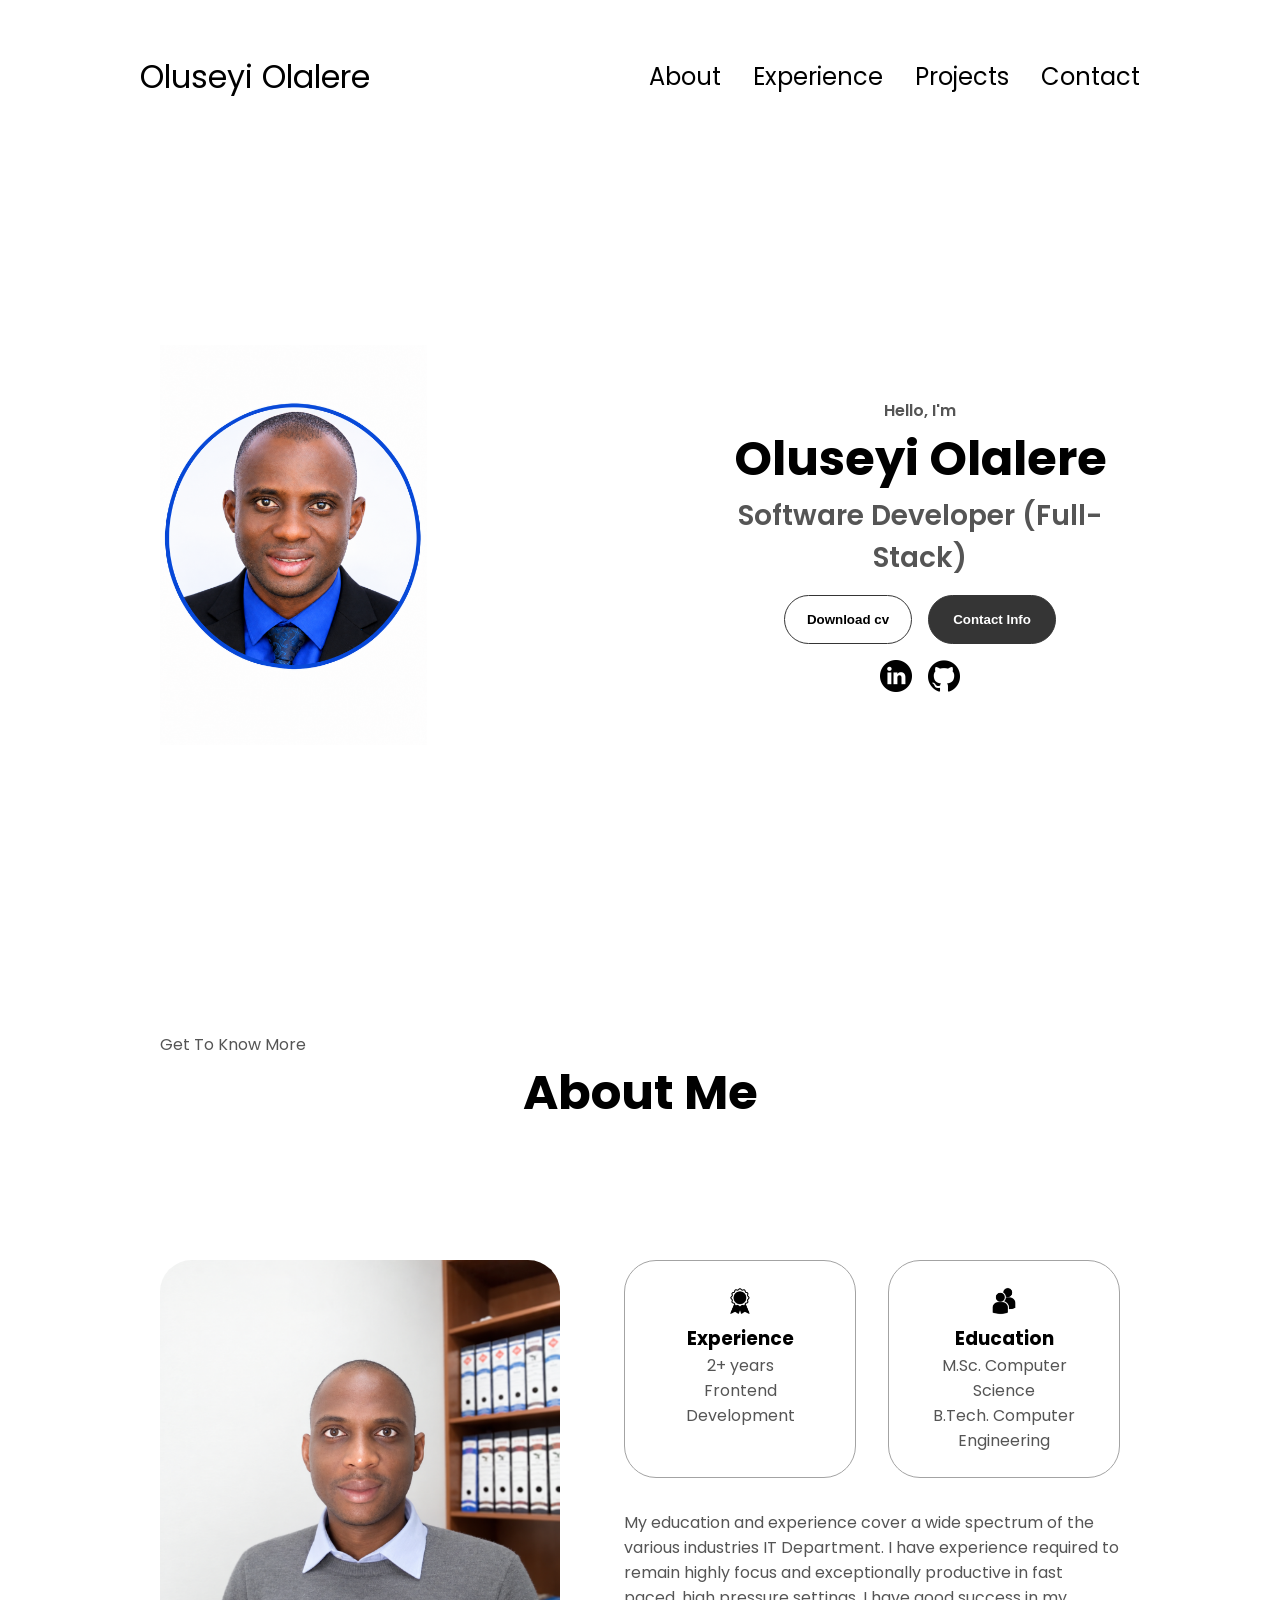
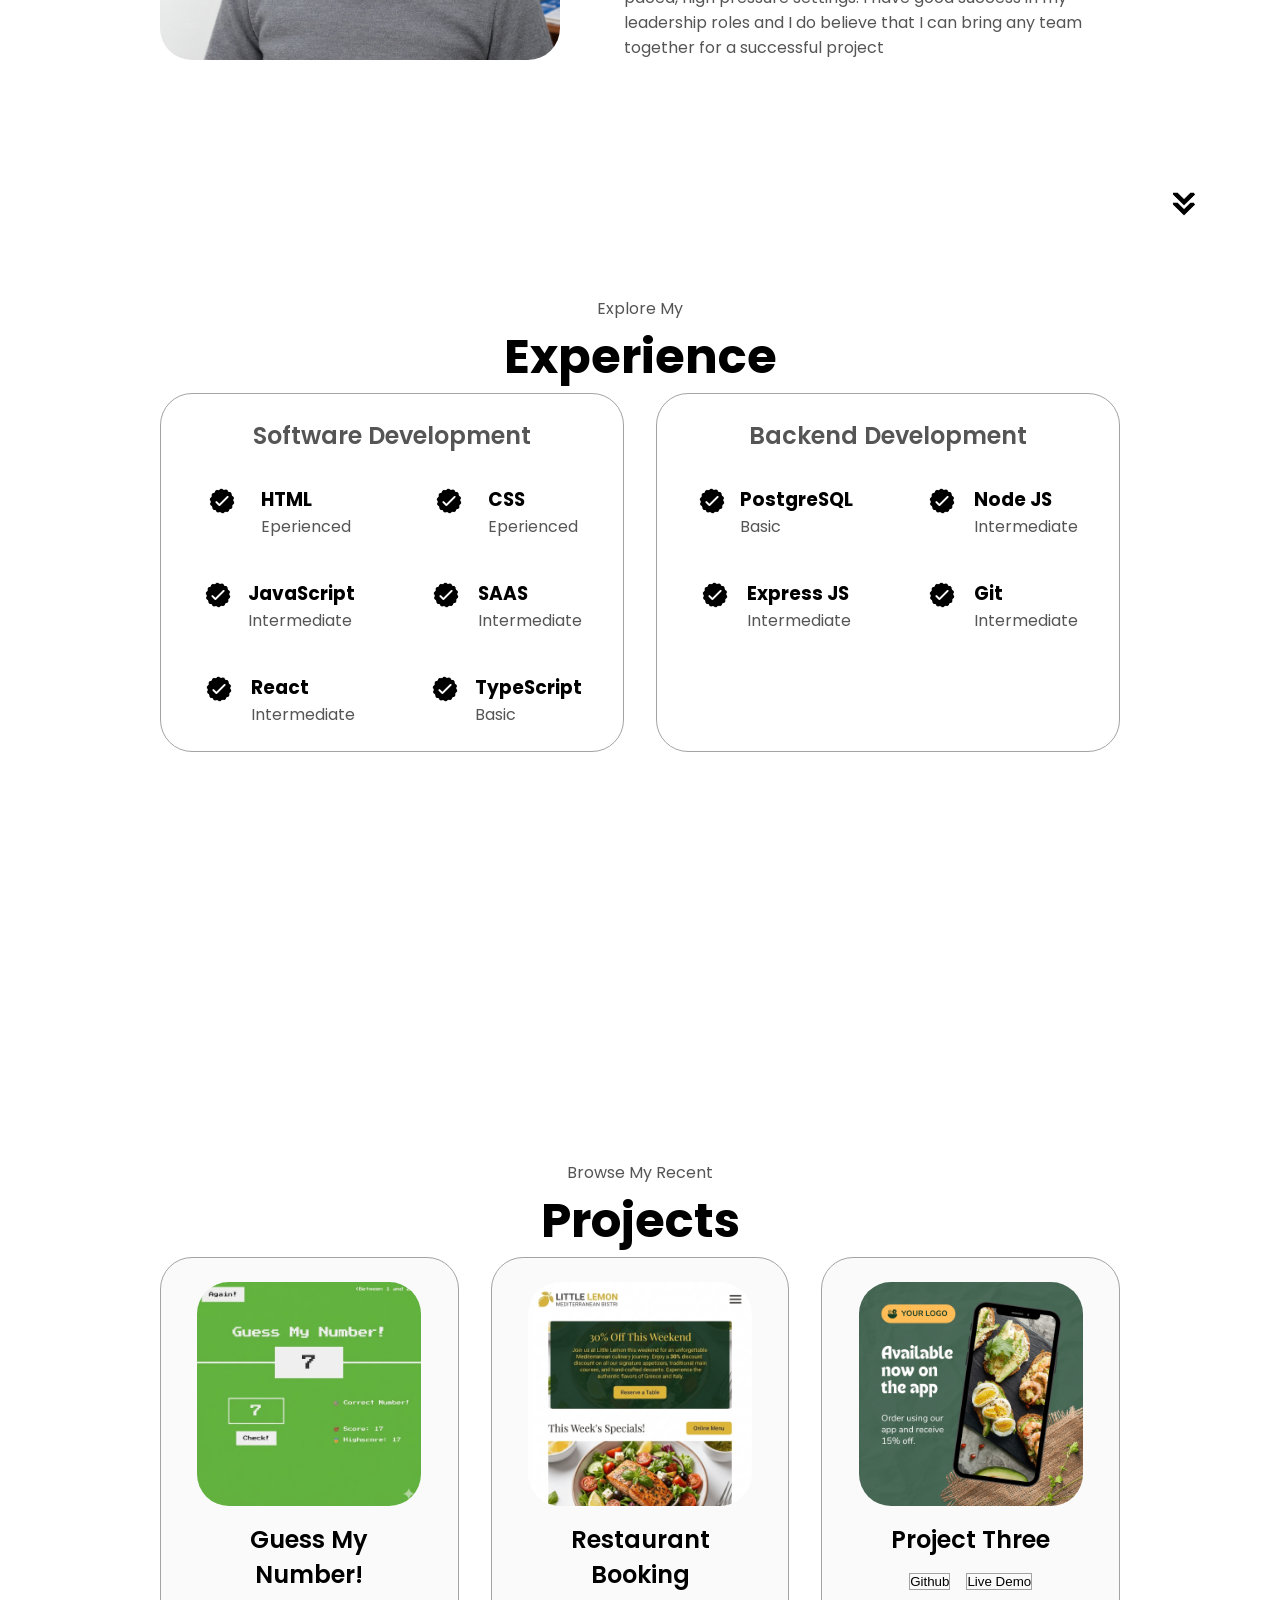
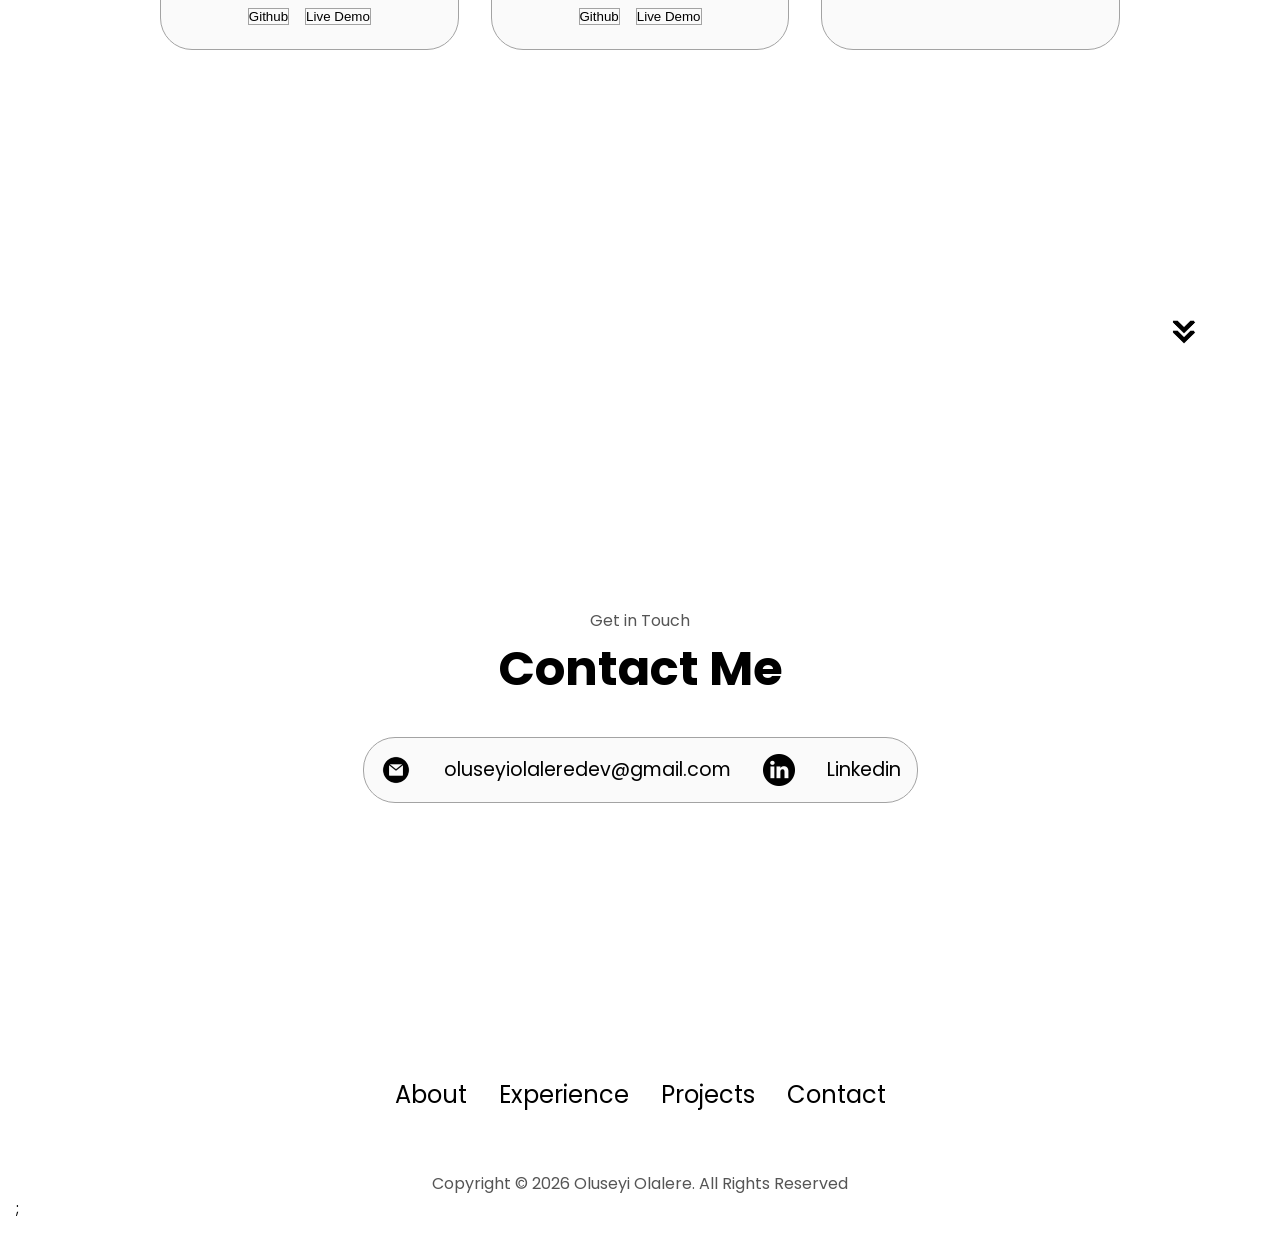
<file: index.html>
<!DOCTYPE html>
<html lang="en">

<head>
    <meta charset="UTF-8">
    <meta http-equiv="X-UA-Compatible" content="IE=edge" />
    <meta name="viewport" content="width=device-width, initial-scale=1.0">
    <title>My Portfolio</title>
    <link rel="stylesheet" href="style.css" />
    <link rel="stylesheet" href="mediaqueries.css" />

</head>

<body>
    <nav id="desktop-nav">
        <div class="logo">Oluseyi Olalere</div>
        <div>
            <ul class="nav-links">
                <li><a href="#about">About</a></li>
                <li><a href="#experience">Experience</a></li>
                <li><a href="#projects">Projects</a></li>
                <li><a href="#contact">Contact</a></li>
            </ul>
        </div>
    </nav>
    <!-- from video 0.23.00 -->
    <nav id="hamburger-nav">
        <div class="logo">Oluseyi Olalere</div>
        <div class="hamburger-menu">
            <div class='hamburger-icon' onclick="toggleMenu()">
                <span></span>
                <span></span>
                <span></span>
            </div>
            <div class="menu-links">
                <li><a href="#about" onclick="toggleMenu()">About</a></li>
                <li><a href="#experience" onclick="toggleMenu()">Experience</a></li>
                <li><a href="#projects" onclick="toggleMenu()">Projects</a></li>
                <li><a href="#contact" onclick="toggleMenu()">Contact</a></li>
            </div>
        </div>
    </nav>
    <!-- /* SECTIONS */
    /* @video 42:20 - 50:15 */ -->
    <section id="profile">
        <div class="section__pic-container">
            <img src="./assets/profile-pic.png
            " alt="Oluseyi Olalere profile picture" />
        </div>
        <div class="section__text">
            <p class="section__text__p1">Hello, I'm</p>
            <h1 class="title">Oluseyi Olalere</h1>
            <p class="section__text__p2">Software Developer (Full-Stack)</p>
            <div class="btn-container">
                <button class="btn btn-color-2" onclick="window.open('./assets/resume-example.pdf')">
                    Download cv
                </button>
                <button class="btn btn-color-1" onclick="location.href='#contact'">
                    Contact Info
                </button>
            </div>
            <div id="socials-container">
                <img src="./assets/linkedin.png" alt="My Linkedin profile" class="icon"
                    onclick="location.href='https://www.linkedin.com/in/oluseyi-olalere-45b4a8121/'" />

                <img src="./assets/github.png" alt="My Github profile" class="icon"
                    onclick="location.href='https://github.com/oluseyidev'" />
            </div>
        </div>
    </section>
    <section id="about">
        <p class="section__text_p1">Get To Know More</p>
        <h1 class="title">About Me</h1>
        <div class="section-container">
            <div class="section__pic-container">
                <img src="./assets/about-pic.png" alt="Profile picture" class="about-pic" />
            </div>

            <div class="about-details-container">
                <div class="about-containers">
                    <div class="details-container">
                        <img src="./assets/experience.png" alt="Experience icon" class="icon" />
                        <h3>Experience</h3>
                        <p>2+ years <br />Frontend Development</p>
                    </div>
                    <div class="details-container">
                        <img src="./assets/education.png" alt="Education icon" class="icon" />
                        <h3>Education</h3>
                        <p>M.Sc. Computer Science <br />B.Tech. Computer Engineering</p>
                    </div>
                </div>
                <div class="text-container">
                    <p>My education and experience cover a wide spectrum of the various industries IT Department. I have
                        experience required to remain highly focus and exceptionally productive in fast paced, high
                        pressure
                        settings. I have good success in my leadership roles and I do believe that I can bring any team
                        together for a
                        successful project
                    </p>
                </div>
            </div>
        </div>
        <img src="./assets/arrow.png" alt="Arrow icon" class="icon arrow" onclick="location.href='#experience'" />
    </section>
    <section id="experience">
        <p class="section__text__p1">Explore My</p>
        <h1 class="title">Experience</h1>
        <div class="experience-details-container">
            <div class="about-containers">
                <div class="details-container">
                    <h2 class="experience-sub-title">Software Development</h2>
                    <div class="article-container">
                        <article>
                            <img src="./assets/checkmark.png" alt="Experience-icon" class="icon" />
                            <div>
                                <h3>HTML</h3>
                                <p>Eperienced</p>
                            </div>
                        </article>
                        <article>
                            <img src="./assets/checkmark.png" alt="Experience-icon" class="icon" />
                            <div>
                                <h3>CSS</h3>
                                <p>Eperienced</p>
                            </div>
                        </article>
                        <article>
                            <img src="./assets/checkmark.png" alt="Experience-icon" class="icon" />
                            <div>
                                <h3>JavaScript</h3>
                                <p>Intermediate</p>
                            </div>
                        </article>
                        <article>
                            <img src="./assets/checkmark.png" alt="Experience-icon" class="icon" />
                            <div>
                                <h3>SAAS</h3>
                                <p>Intermediate</p>
                            </div>
                        </article>
                        <article>
                            <img src="./assets/checkmark.png" alt="Experience-icon" class="icon" />
                            <div>
                                <h3>React</h3>
                                <p>Intermediate</p>
                            </div>
                        </article>
                        <article>
                            <img src="./assets/checkmark.png" alt="Experience-icon" class="icon" />
                            <div>
                                <h3>TypeScript</h3>
                                <p>Basic</p>
                            </div>
                        </article>
                    </div>
                </div>
                <div class="details-container">
                    <h2 class="experience-sub-title">Backend Development</h2>
                    <div class="article-container">
                        <article>
                            <img src="./assets/checkmark.png" alt="Experience-icon" class="icon" />
                            <div>
                                <h3>PostgreSQL</h3>
                                <p>Basic</p>
                            </div>
                        </article>
                        <article>
                            <img src="./assets/checkmark.png" alt="Experience-icon" class="icon" />
                            <div>
                                <h3>Node JS</h3>
                                <p>Intermediate</p>
                            </div>
                        </article>
                        <article>
                            <img src="./assets/checkmark.png" alt="Experience-icon" class="icon" />
                            <div>
                                <h3>Express JS</h3>
                                <p>Intermediate</p>
                            </div>
                        </article>
                        <article>
                            <img src="./assets/checkmark.png" alt="Experience-icon" class="icon" />
                            <div>
                                <h3>Git</h3>
                                <p>Intermediate</p>
                            </div>
                        </article>
                    </div>
                </div>
            </div>
        </div>
        <img src="./assets/arrow.png" alt="Arrow icon" class="icon arrow" onclick="location.href='#projects'" />
    </section>
    <section id="projects">
        <p class="section__text__p1">Browse My Recent</p>
        <h1 class="title">Projects</h1>
        <div class="experience-details-container">
            <div class="about-containers">
                <div class="details-container color-container">
                    <div class="article-container">
                        <img src="./assets/project-1.jpg" alt="Project 1" class="project-img" />
                    </div>
                    <h2 class="experience-sub-title project-title">Guess My Number!</h2>
                    <div class="btn-container">
                        <button class="btn-color-2 project-btn" onclick="location.href='https://lnkd.in/d8YdCGXi'">
                            Github
                        </button>
                        <button class="btn-color-2 project-btn" onclick="location.href='https://lnkd.in/dUtPmVG5'">
                            Live Demo
                        </button>
                    </div>
                </div>
                <div class="details-container color-container">
                    <div class="article-container">
                        <img src="./assets/project-2.png" alt="Project 2" class="project-img" />
                    </div>
                    <h2 class="experience-sub-title project-title">Restaurant Booking</h2>
                    <div class="btn-container">
                        <button class="btn-color-2 project-btn"
                            onclick="location.href='https://github.com/oluseyidev/little-lemon-reserve'">
                            Github
                        </button>
                        <button class="btn-color-2 project-btn"
                            onclick="location.href='https://reataurantreserve.netlify.app/'">
                            Live Demo
                        </button>
                    </div>
                </div>
                <div class="details-container color-container">
                    <div class="article-container">
                        <img src="./assets/project-3.png" alt="Project 3" class="project-img" />
                    </div>
                    <h2 class="experience-sub-title project-title">Project Three</h2>
                    <div class="btn-container">
                        <button class="btn-color-2 project-btn" onclick="location.href='https://github.com/oluseyidev'">
                            Github
                        </button>
                        <button class="btn-color-2 project-btn" onclick="location.href='https://github.com/oluseyidev'">
                            Live Demo
                        </button>
                    </div>
                </div>
            </div>
        </div>
        <img src="./assets/arrow.png" alt="Arrow icon" class="icon arrow" onclick="location.href='#projects'" />
    </section>
    <section id="contact">
        <p class="section__text__p1">Get in Touch</p>
        <h1 class="title">Contact Me</h1>
        <div class="contact-info-upper-container">
            <div class="contact-info-container">
                <img src="./assets/email.png" alt="Email icon" class="icon contact-icon" />
                <p><a href="mailto:oluseyiolaleredev@gmail.com">oluseyiolaleredev@gmail.com</a></p>
            </div>
            <div class="contact-info-container">
                <img src="./assets/linkedin.png" alt="Linkedin icon" class="icon contact-icon" />
                <p><a href="https://www.linkedin.com/in/oluseyi-olalere-45b4a8121/">Linkedin</a></p>
            </div>
        </div>
    </section>
    <footer>
        <nav>
            <div class="nav-links-container">
                <ul class="nav-links">
                    <li><a href="#about">About</a></li>
                    <li><a href="#experience">Experience</a></li>
                    <li><a href="#projects">Projects</a></li>
                    <li><a href="#contact">Contact</a></li>
                </ul>
            </div>
        </nav>
        <p>Copyright &#169; 2026 Oluseyi Olalere. All Rights Reserved</p>;
    </footer>
    <script src="script.js"></script>
</body>

</html>
</file>
<file: style.css>
/*GENERAL*/


@import url('https://fonts.googleapis.com/css2?family=Poppins:ital,wght@0,100;0,200;0,700;0,800;0,900;1,100;1,200;1,300;1,400;1,500;1,600;1,700;1,800;1,900&display=swap');


* {
    margin: 0;
    padding: 0;
}

body {
    font-family: "Poppins", sans-serif;
}

html {
    scroll-behavior: smooth;
}

p {
    color: rgb(85, 85, 85);
}

/*TRANSITON*/
a,
.btn {
    transition: all 300ms ease;
}

/*DESKTOP NAV*/
nav,
.nav-links {
    display: flex;
}

nav {
    justify-content: space-around;
    align-items: center;
    height: 17vh;
}

.nav-links {
    gap: 2rem;
    list-style: none;
    font-size: 1.5rem;
}

a {
    color: black;
    text-decoration: none;
    text-decoration-color: white;
}

a:hover {
    color: grey;
    text-decoration: underline;
    text-underline-offset: 1rem;
    text-decoration-color: rgb (181, 181, 181);
}

.logo {
    font-size: 2rem;
}

.logo:hover {
    cursor: default;
}

/* stop @video 0.23.00*/

/* HAMBURGER-MENU */
/* now begin @video 0.26:44 */

#hamburger-nav {
    display: none;
}

.hamburger-menu {
    position: relative;
    display: inline-block;
}

.hamburger-icon {
    display: flex;
    flex-direction: column;
    justify-content: space-between;
    height: 24px;
    width: 30px;
    cursor: pointer;
}

.hamburger-icon span{
    width: 100%;
    height: 2px;
    background-color: black;
    transition: all 0.3s ease-in-out;
}

.menu-links{
    position: absolute;
    top: 100%;
    right: 0;
    background-color: white;
    width: fit-context;
    max-height: 0;
    overflow: hidden;
    transition: all .3 ease-in-out;
}

/* @ video 0:35:36 */
.menu-links a{
    display: block;
    padding:10px;
    text-align: centre;
    font-size: 1.5rem;
    color: black;
    text-decoration: none;
    transition: all .3 ease-in-out;
}

.menu-links li {
    list-style: none;
}

.menu-links.open{
    max-height: 300px;
}

.hamburger-icon.open span:first-child {
    transform: rotate(45deg) translate(10px, 5px);
}

.hamburger-icon.open span:nth-child(2) {
   opacity: 0;
}
.hamburger-icon.open span:last-child {
    transform: rotate(-45deg) translate(10px, -5px);
}

.hamburger-icon span:first-child{
    transform: none;
}
.hamburger-icon span:first-child{
    opacity: 1;
}
.hamburger-icon span:first-child{
    transform: none;
}

/* SECTIONS */
/* @video 50:15 */
section{
    padding-top: 4vh;
    height: 96vh;
    margin: 0 10rem;
    box-sizing: border-box;
    min-height: fit-centre;
}

.section-container{
    display: flex;
}

/* PROFILE SECTION */

#profile{
    display: flex;
    justify-content: center;
    align-items: center;
    gap: 10rem;
    height: 80vh;
}

.section__pic-container{
    display: flex;
    height: 400px;
    width: 400px;
    margin: 0;
    flex-shrink: 0; /* 🔥 prevents image squeezing */
}

.section__text{
   align-self: center;
   text-align: center; 
}

.section__text p{
    font-weight: 600;;
}

.section__text__p1{
    text-align: center;
}

.section__text__p2{
    font-size: 1.75rem;
    margin-bottom: 1rem; 
}

.title {
    font-size: 3rem;
    text-align: center;
}


#socials-container{
    display: flex;
    justify-content: center;
    margin-top: 1rem;
    gap: 1rem;
}

/* ICONS */
.icon{
    cursor: pointer;
    height: 2rem;
}

/* BUTTONS */
.btn-container{
    display: flex;
    justify-content: center;
    gap: 1rem;
}

.btn{
    font-weight: 600;
    transition: all 300ms ease;
    padding: 1rem;
    width: 8rem;
    border-radius: 2rem;
}

.btn-color-1,
.btn-color-2{
    border:rgb(53, 53, 53) .1rem solid;
}

.btn-color-1:hover,
.btn-color-2:hover{
    cursor: pointer;
}

.btn-color-1,
.btn-color-2:hover{
    background: rgb(53, 53, 53);
    color: white;
}

.btn-color-1:hover{
    background: rgb(0, 0, 0);
}

.btn-color-2{
    background: none;
}

.btn-color-2:hover{
    border: rgb(255, 255, 255) 0.1rem solid;
}

.btn-container{
    gap: 1rem;
}

/* ABOUT SECTION */
#about{
    position: relative;
}

.about-containers{
    display: flex;
    gap: 2rems;
    justify-content: center;
    flex-wrap: wrap;
}

.about-details-container{
    justify-content: center;
    flex-direction: column;
}

.experience-details-container  {
    display: flex;
    justify-content: center;
}

.about-containers,
.about-details-container{
    display: flex;
    gap: 2rem;
}

.about-pic{
    border-radius: 2rem;
}

.arrow{
    position: absolute;
    right: -5rem;
    bottom: 2.5rem;
}

.details-container{
    padding: 1.5rem;
    flex: 1;
    background: white;
    border-radius: 2rem;
    border: rgb(53, 53, 53, 53) 0.1rem solid;
    border-color: rgb(163, 163, 163);
    text-align: center;
}

.section-container{
    gap: 4rem;
    height: 80%
}

.section__pic-container{
    height: 400px;
    width: 400px;
    margin: auto 0;
}

/* EXPERIENCE SECTION @1:27:00*/
experience{
position: relative;
}

.experience-sub-title{
    color: rgb(85, 85, 85);
    font-weight: 600;
    font-size: 1,75rem;
    margin-bottom: 2rem;
}

.experience-details-container{
    display: flex;
    justify-content: center;
    flex-direction: column;
}

.article-container{
    display: flex;
    text-align: initial;
    flex-wrap: wrap;
    flex-direction: row;
    gap: 2.5rem;
    justify-content: space-around;
} 

article{
    display: flex;
    width: 10rem;
    justify-content: space-around;
    gap: 0.5rem;
}

article .icon{
    cursor: default;
}

/* PROJECTS SECTION */
#projects{
    position: relative;
}

.color-container{
    border-color: rgb(163, 163, 163);
    background: rgb(250, 250, 250);
}

.project-img{
    border-radius: 2rem;
    width: 90%;
    height: 90%;
}

.project-title{
    margin: 1rem;
    color: black;
}

.project-btn{
    color: black;
    border-color: rgb(163, 163, 163);
}

/* CONTACT PAGE 01:46:10*/
#contact {
    display: flex;
    justify-content: center;
    flex-direction: column;
    height: 70vh;
}

.contact-info-upper-container {
    display: flex;
    justify-content: center;
    border-radius: 2rem;
    border: rgb(53, 53, 53) 0.1rem solid;
    border-color: rgb(163, 163, 163);
    background: rgb(250, 250, 250); 
    margin: 2rem auto;
    padding: o.5rem; 
}

.contact-info-container {
    display: flex;
    align-items: center;
    justify-content: center;
    gap: 2rem;
    margin: 1rem;
}

.contact-info-container p {
    font-size: larger;
}

.contact-icon {
    cursor: default;
}

.email-icon {
    height:  2.5rem;
}

/* FOOTER */
footer {
    height: 26vh;
    margin: 0 1rem;
}

footer p {
    text-align: center;
}
</file>
<file: mediaqueries.css>
/* @video 0.28.30 */
@media screen and (max-width: 1400px) {
    #profile {
        height: 83vh;
        margin-bottom: 6rem;
    }
    .about-container {
        flex-wrap: wrap;
    }
}

/* @video 0.28.30 */
@media screen and (max-width: 1200px) {
    #desktop-nav{
        display: none;
    }
    #hamburger-nav {
        display: flex;
    } 
    #experience-details-container {
        margin-top: 2rem;
    }
    #profile, .section-container {
        display: block;
    }
    .arrow {
        display: none;
    }
    section, .section-container {
        height: fit-content;
    }
    section {
        margin: 0.5%;
    }
    .section_pic-container {
        width: 275px;
        height: 275px;
        margin: 0 auto 2rem;
    }
    .about-contaimers {
        margin-top: 0;
    }
/* <-- 2:04:28--> */
@media screen and (max-width: 600px) {
    #contact,
    footer {
        height: 40vh;
    }
    #profile {
        height: 83vh;
        margin-bottom: 0;
    }
    article {
        font-size: 1rem;
    }
    footer nav {
        height: fit-content;
        margin-bottom: 2rem;
    }
    .about-containers, .contact-info-upper-container, .btn-container {
        flex-wrap: wrap;
    }
    .contact-info-container {
        margin: 0;
    }
    .contact-info-container p, .nav-links li a {
        font-size: 1rem;
    }
    .experience-sub-title {
        font-size: 1.25rem;
    }
    .nav-links {
        flex-direction: column;
        gap: 0.5rem;
        text-align: center;
    }
    .section__pic-container {
        width: auto;
        height: 46vw;
        justify-content: center;
    }
    .section__text_p2 {
        font-size: 1.25rem;
    }
    .title {
        font-size: 2rem;
    }
    .text-container {
        text-align: justify;
        color: black
    }
}

}
</file>
